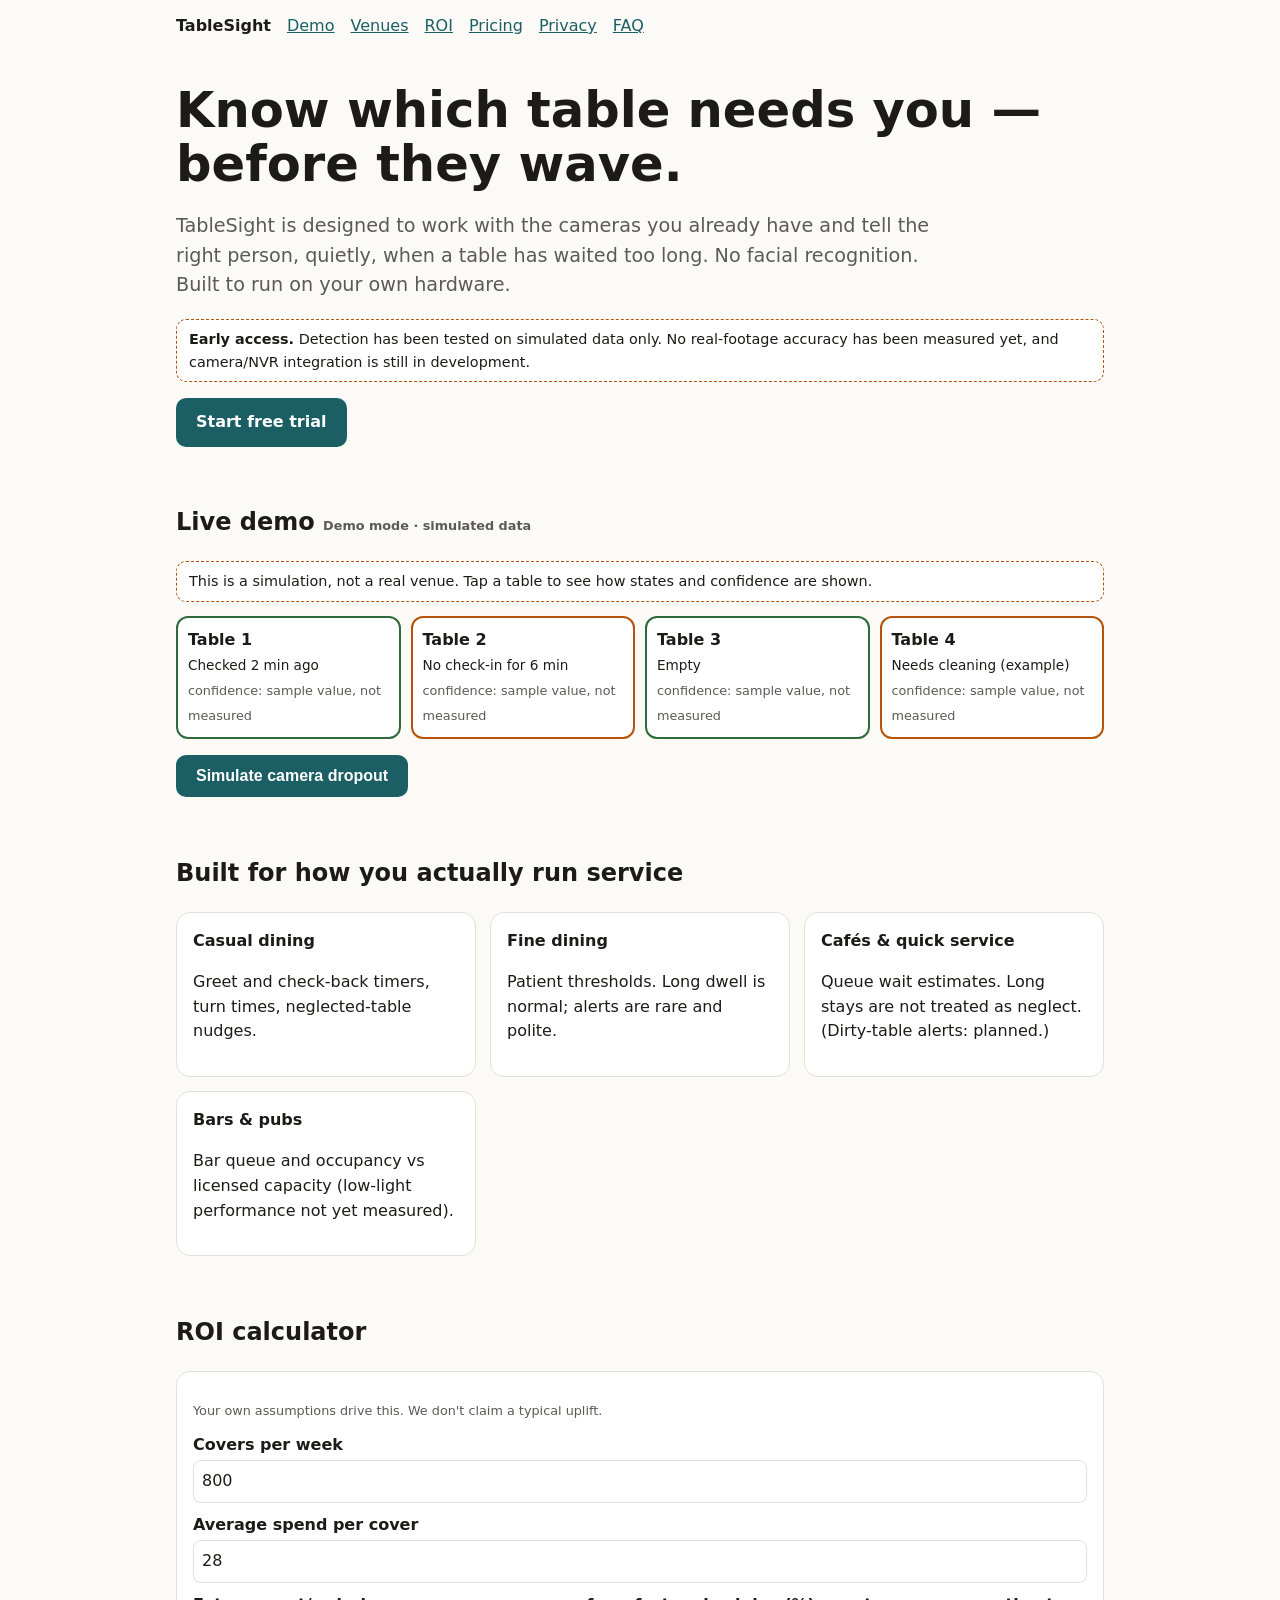
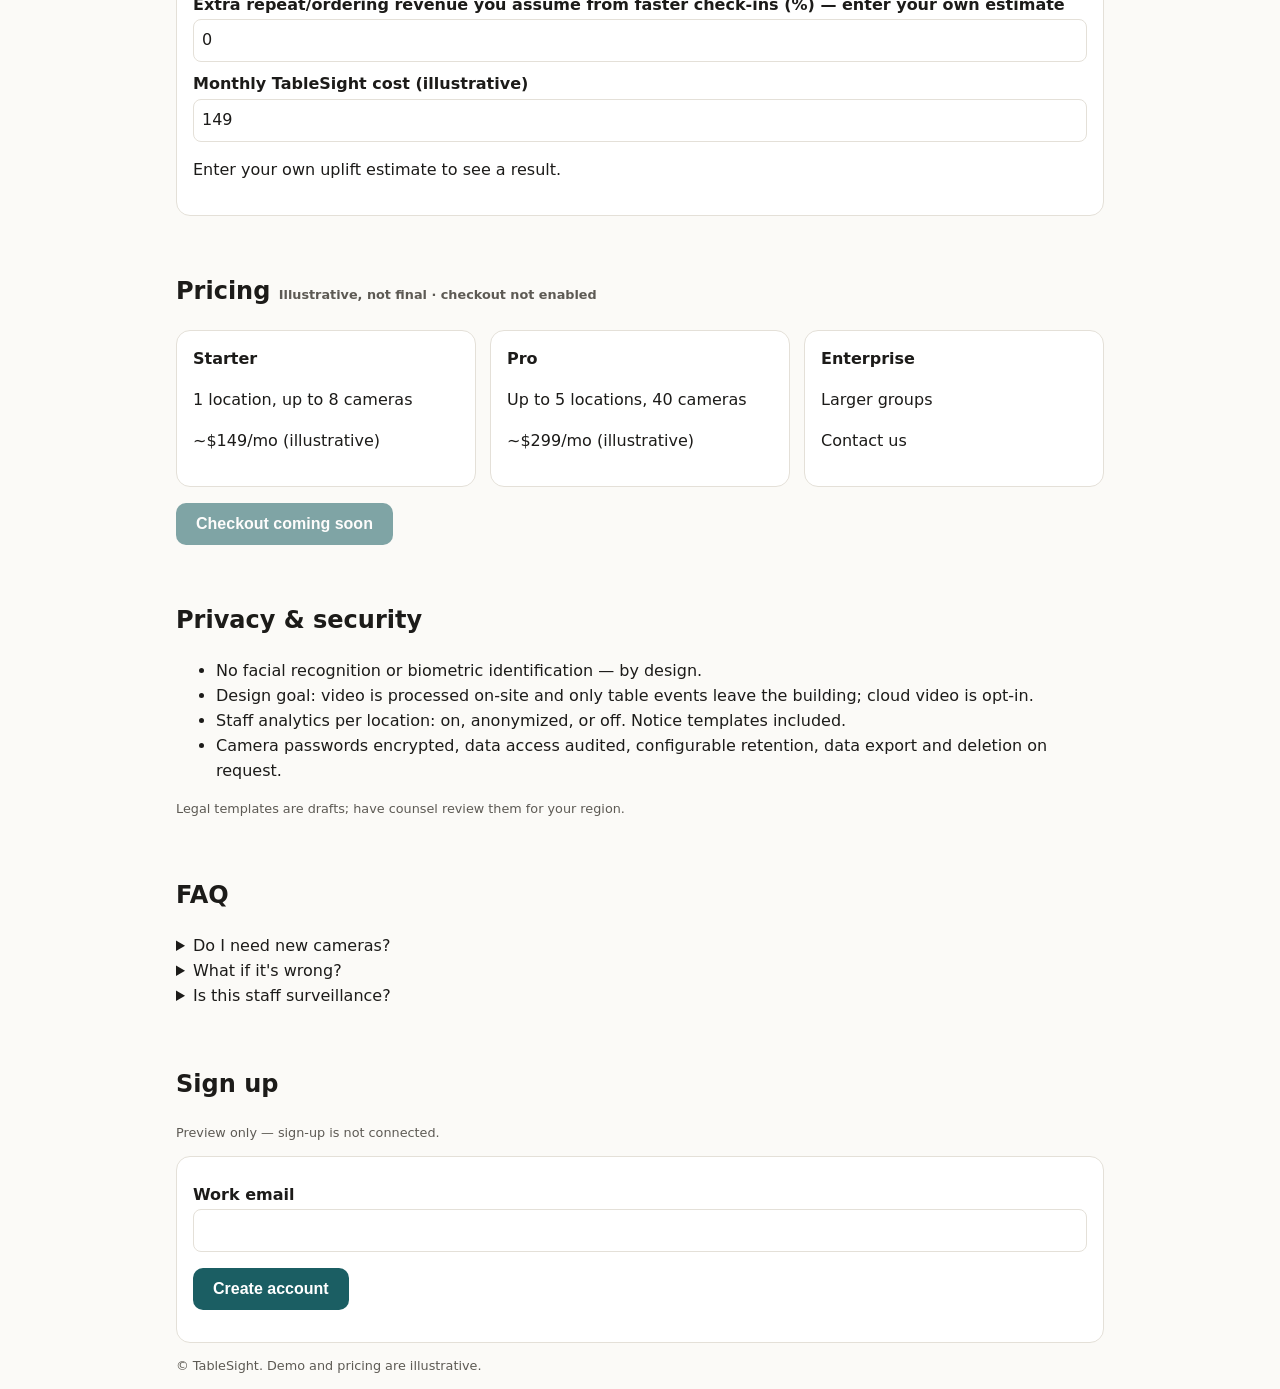
<file: tablesight-app/site/index.html>
<!doctype html>
<html lang="en" dir="ltr">
<head>
<meta charset="utf-8">
<meta name="viewport" content="width=device-width, initial-scale=1">
<title>TableSight — know which table needs you, before they ask</title>
<meta name="description" content="Privacy-first floor intelligence for restaurants, cafés and bars. Uses your existing cameras. No facial recognition.">
<style>
:root{--bg:#fbfaf7;--fg:#1c1b19;--mut:#5d5a54;--card:#fff;--line:#e4e0d8;--acc:#1b5e63;--acc-fg:#fff;--warn:#b45309;--ok:#2f6b3a}
@media (prefers-color-scheme:dark){:root{--bg:#141413;--fg:#f1efe9;--mut:#a9a59b;--card:#1d1d1b;--line:#33322e;--acc:#6cc3c8;--acc-fg:#08201f;--warn:#f0a860;--ok:#8fd19b}}
*{box-sizing:border-box}body{margin:0;font:16px/1.55 system-ui,-apple-system,Segoe UI,Roboto,sans-serif;background:var(--bg);color:var(--fg)}
main,header,footer{max-width:960px;margin:0 auto;padding:0 16px}
h1{font-size:clamp(2rem,6vw,3.1rem);line-height:1.1;margin:.6em 0 .3em}h2{margin-top:2.4em}
.lead{font-size:1.2rem;color:var(--mut);max-width:40em}
a{color:var(--acc)}nav{display:flex;gap:16px;flex-wrap:wrap;padding:14px 0}
.btn{display:inline-block;background:var(--acc);color:var(--acc-fg);padding:12px 20px;border-radius:10px;text-decoration:none;font-weight:600;border:0;cursor:pointer;font-size:1rem}
.btn[aria-disabled=true]{opacity:.55;cursor:not-allowed}
.grid{display:grid;gap:14px;grid-template-columns:repeat(auto-fit,minmax(min(240px,100%),1fr))}
.card{background:var(--card);border:1px solid var(--line);border-radius:14px;padding:16px}
.tag{font-size:.8rem;color:var(--mut)}
.floor{display:grid;grid-template-columns:repeat(auto-fit,minmax(140px,1fr));gap:10px}
.tbl{border-radius:12px;border:2px solid var(--line);padding:10px;min-height:84px;background:var(--card)}
.tbl b{display:block}.tbl .s{font-size:.85rem}
.tbl.warn{border-color:var(--warn)}.tbl.ok{border-color:var(--ok)}.tbl.unk{border-style:dashed}
label{display:block;margin:10px 0 2px;font-weight:600}input,select{font:inherit;padding:8px;border-radius:8px;border:1px solid var(--line);background:var(--card);color:var(--fg);width:100%}
.banner{background:var(--card);border:1px dashed var(--warn);padding:8px 12px;border-radius:10px;font-size:.9rem}
:focus-visible{outline:3px solid var(--acc);outline-offset:2px}
table{border-collapse:collapse;width:100%}td,th{padding:8px;border-bottom:1px solid var(--line);text-align:start}
</style>
</head>
<body>
<header><nav aria-label="Primary"><strong>TableSight</strong><a href="#demo">Demo</a><a href="#venues">Venues</a><a href="#roi">ROI</a><a href="#pricing">Pricing</a><a href="#privacy">Privacy</a><a href="#faq">FAQ</a></nav></header>
<main>
<h1>Know which table needs you — before they wave.</h1>
<p class="lead">TableSight is designed to work with the cameras you already have and tell the right person, quietly, when a table has waited too long. No facial recognition. Built to run on your own hardware.</p>
<p class="banner" role="note"><strong>Early access.</strong> Detection has been tested on simulated data only. No real-footage accuracy has been measured yet, and camera/NVR integration is still in development.</p>
<p><a class="btn" href="#signup">Start free trial</a></p>

<h2 id="demo">Live demo <span class="tag">Demo mode · simulated data</span></h2>
<p class="banner">This is a simulation, not a real venue. Tap a table to see how states and confidence are shown.</p>
<div class="floor" id="floor" role="list" aria-live="polite"></div>
<p><button class="btn" id="cut">Simulate camera dropout</button></p>

<h2 id="venues">Built for how you actually run service</h2>
<div class="grid">
<div class="card"><b>Casual dining</b><p>Greet and check-back timers, turn times, neglected-table nudges.</p></div>
<div class="card"><b>Fine dining</b><p>Patient thresholds. Long dwell is normal; alerts are rare and polite.</p></div>
<div class="card"><b>Cafés &amp; quick service</b><p>Queue wait estimates. Long stays are not treated as neglect. (Dirty-table alerts: planned.)</p></div>
<div class="card"><b>Bars &amp; pubs</b><p>Bar queue and occupancy vs licensed capacity (low-light performance not yet measured).</p></div>
</div>

<h2 id="roi">ROI calculator</h2>
<div class="card" id="roibox"><p class="tag">Your own assumptions drive this. We don't claim a typical uplift.</p>
<label for="cov">Covers per week</label><input id="cov" type="number" value="800" min="0">
<label for="chk">Average spend per cover</label><input id="chk" type="number" value="28" min="0">
<label for="upl">Extra repeat/ordering revenue you assume from faster check-ins (%) — enter your own estimate</label><input id="upl" type="number" value="0" min="0" step="0.1">
<label for="cost">Monthly TableSight cost (illustrative)</label><input id="cost" type="number" value="149" min="0">
<p id="roiout" role="status"></p></div>

<h2 id="pricing">Pricing <span class="tag">Illustrative, not final · checkout not enabled</span></h2>
<div class="grid">
<div class="card" data-plan="starter" data-locations="1" data-cameras="8"><b>Starter</b><p>1 location, up to 8 cameras</p><p>~$149/mo (illustrative)</p></div>
<div class="card" data-plan="pro" data-locations="5" data-cameras="40"><b>Pro</b><p>Up to 5 locations, 40 cameras</p><p>~$299/mo (illustrative)</p></div>
<div class="card" data-plan="enterprise"><b>Enterprise</b><p>Larger groups</p><p>Contact us</p></div>
</div>
<p><button class="btn" aria-disabled="true" disabled>Checkout coming soon</button></p>

<h2 id="privacy">Privacy &amp; security</h2>
<ul><li>No facial recognition or biometric identification — by design.</li>
<li>Design goal: video is processed on-site and only table events leave the building; cloud video is opt-in.</li>
<li>Staff analytics per location: on, anonymized, or off. Notice templates included.</li>
<li>Camera passwords encrypted, data access audited, configurable retention, data export and deletion on request.</li></ul>
<p class="tag">Legal templates are drafts; have counsel review them for your region.</p>

<h2 id="faq">FAQ</h2>
<details><summary>Do I need new cameras?</summary><p>The goal is no new cameras: RTSP/ONVIF cameras are the target. NVR support is planned, not available yet.</p></details>
<details><summary>What if it's wrong?</summary><p>It says so. Low-confidence or stale views are marked, and you can tap "wrong alert" to correct it.</p></details>
<details><summary>Is this staff surveillance?</summary><p>It's built for coaching and team balance. Individual staff reporting can be turned off per location.</p></details>

<h2 id="signup">Sign up</h2>
<p class="tag">Preview only — sign-up is not connected.</p>
<form class="card" onsubmit="event.preventDefault();document.getElementById('su').textContent='Signup is not connected in this static preview.'">
<label for="em">Work email</label><input id="em" type="email" autocomplete="email" required>
<p><button class="btn">Create account</button></p><p id="su" role="status" class="tag"></p></form>
</main>
<footer><p class="tag">© TableSight. Demo and pricing are illustrative.</p></footer>
<script>
const T=[{n:"1",s:"ok",t:"Checked 2 min ago"},{n:"2",s:"warn",t:"No check-in for 6 min"},{n:"3",s:"ok",t:"Empty"},{n:"4",s:"warn",t:"Needs cleaning (example)"}];
let cut=false;
function draw(){const f=document.getElementById('floor');f.innerHTML='';T.forEach(x=>{const d=document.createElement('div');const unk=cut;d.className='tbl '+(unk?'unk':x.s);d.setAttribute('role','listitem');
d.innerHTML='<b>Table '+x.n+'</b><span class="s">'+(unk?'Camera offline — data may be out of date':x.t)+'</span><br><span class="tag">'+(unk?'confidence: unknown':'confidence: sample value, not measured')+'</span>';f.appendChild(d)})}
document.getElementById('cut').onclick=e=>{cut=!cut;e.target.textContent=cut?'Restore camera':'Simulate camera dropout';draw()};draw();
function roi(){const g=id=>+document.getElementById(id).value||0;const gain=g('cov')*g('chk')*4.33*g('upl')/100,cost=g('cost');
document.getElementById('roiout').textContent=(g('upl')?'Assumed extra revenue: $'+gain.toFixed(0)+'/mo vs cost $'+cost+'/mo → '+(gain>=cost?'pays back at these assumptions':'does not pay back at these assumptions')+'.':'Enter your own uplift estimate to see a result.')}
document.querySelectorAll('#roibox input').forEach(i=>i.oninput=roi);roi();
</script>
</body></html>
</file>
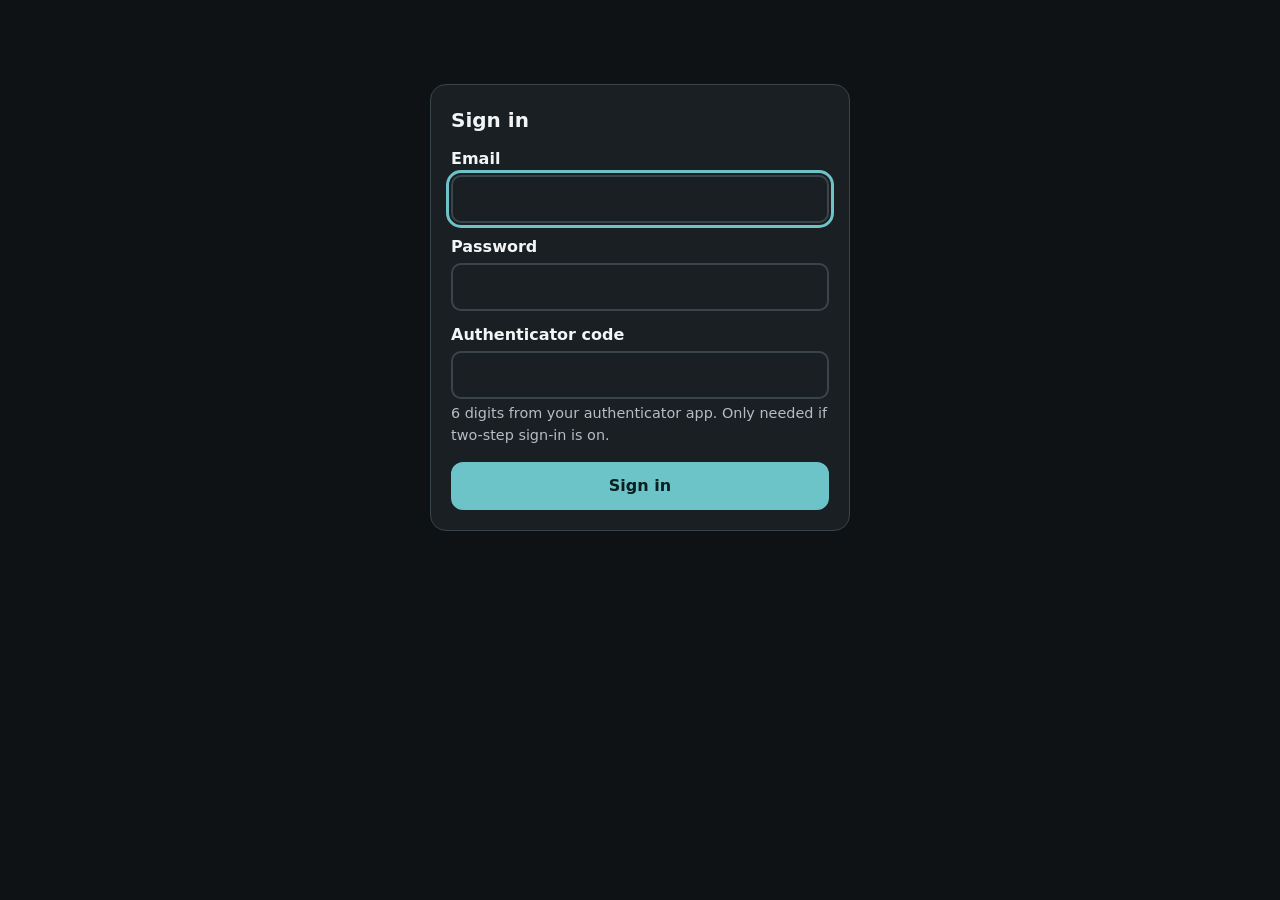
<file: tablesight-app/web/index.html>
<!doctype html>
<html lang="en" dir="ltr" data-theme="dark">
<head>
<meta charset="utf-8">
<meta name="viewport" content="width=device-width, initial-scale=1">
<title>TableSight</title>
<meta name="color-scheme" content="dark light">
<link rel="stylesheet" href="app.css">
</head>
<body>
<a class="skip" href="#main" data-i18n="ui.skip">Skip to content</a>
<header class="top" id="top" hidden>
  <div class="brand"><svg class="logo" viewBox="0 0 24 24" aria-hidden="true"><rect x="3" y="3" width="18" height="18" rx="4" fill="none" stroke="currentColor" stroke-width="2"/><circle cx="12" cy="12" r="4" fill="currentColor"/></svg><span>TableSight</span></div>
  <nav id="modes" aria-label="Views"></nav>
  <details class="tools" id="menu"><summary class="btn ghost" data-i18n="ui.menu">Menu</summary><div class="tray">
    <label class="sr" for="lang" data-i18n="ui.language">Language</label>
    <select id="lang"><option value="en">English</option><option value="ar">العربية</option><option value="es">Español</option><option value="de">Deutsch</option><option value="fr">Français</option></select>
    <button class="btn ghost" id="theme" type="button"></button>
    <button class="btn ghost" id="logout" type="button" data-i18n="ui.signout">Sign out</button>
  </div></details>
</header>
<div id="demo" class="demo" hidden role="note"></div>
<main id="main" tabindex="-1"></main>
<div id="toasts" class="toasts" role="status" aria-live="polite"></div>
<script src="app.js"></script>
</body>
</html>
</file>
<file: tablesight-app/web/app.css>
/* TableSight web. Dark by default (in-service). Status never relies on colour alone: icon shape + text + border style. */
:root,:root[data-theme="dark"]{
  --bg:#0f1214;--card:#1a1f23;--card2:#232a2f;--fg:#f2f4f5;--mut:#b4bec4;--line:#3a444b;
  --acc:#6cc3c8;--acc-fg:#08201f;
  --alert:#ff9d92;--ok:#86dca6;--unk:#a7c8ff;--clean:#d4b9ff;--idle:#b4bec4;--stale:#ffd27a;
  color-scheme:dark}
:root[data-theme="light"]{
  --bg:#fbfaf7;--card:#ffffff;--card2:#f1eee8;--fg:#1c1b19;--mut:#55524c;--line:#8c877d;
  --acc:#1b5e63;--acc-fg:#ffffff;
  --alert:#a8231b;--ok:#1e6b34;--unk:#1f4f99;--clean:#6b3fa0;--idle:#55524c;--stale:#7a4a00;
  color-scheme:light}
*{box-sizing:border-box}
html{-webkit-text-size-adjust:100%}
body{margin:0;font:16px/1.5 system-ui,-apple-system,"Segoe UI",Roboto,sans-serif;background:var(--bg);color:var(--fg);overflow-x:hidden}
h1{font-size:1.25rem;margin:0}h2{font-size:1.05rem;margin:0}
:focus-visible{outline:3px solid var(--acc);outline-offset:2px}
.sr{position:absolute;inline-size:1px;block-size:1px;overflow:hidden;clip:rect(0 0 0 0);white-space:nowrap}
.skip{position:absolute;inset-inline-start:8px;inset-block-start:-60px;background:var(--acc);color:var(--acc-fg);padding:10px 14px;border-radius:8px;z-index:20}
.skip:focus{inset-block-start:8px}
main{padding:12px 16px 80px;max-inline-size:960px;margin-inline:auto;outline:0}
button,select,input{font:inherit;color:var(--fg)}
.btn{min-block-size:48px;padding:10px 18px;border-radius:12px;border:2px solid var(--acc);background:var(--acc);color:var(--acc-fg);font-weight:700;cursor:pointer}
.btn.ghost{background:transparent;color:var(--fg);border-color:var(--line);font-weight:600;min-block-size:44px;padding:8px 12px}
.btn.sec{background:transparent;color:var(--fg);border-color:var(--line)}
.btn[disabled]{opacity:.6;cursor:not-allowed}
select,input[type=text],input[type=email],input[type=password],input[type=number],input[inputmode]{background:var(--card);border:2px solid var(--line);border-radius:10px;padding:10px 12px;min-block-size:48px;inline-size:100%}
label{display:block;font-weight:600;margin-block:12px 4px}
/* header */
.top{display:flex;flex-wrap:wrap;align-items:center;gap:8px 12px;padding:8px 16px;background:var(--card);border-block-end:1px solid var(--line)}
.top[hidden],.demo[hidden]{display:none}
.brand{display:flex;align-items:center;gap:8px;font-weight:800}.logo{inline-size:24px;block-size:24px;color:var(--acc)}
#modes{display:flex;gap:6px;flex-wrap:wrap;flex:1 1 100%;order:3}
#modes a{display:inline-flex;align-items:center;min-block-size:44px;padding:0 12px;font-size:.95rem;border-radius:999px;border:2px solid var(--line);color:var(--fg);text-decoration:none;font-weight:600}
#modes a[aria-current=page]{background:var(--acc);color:var(--acc-fg);border-color:var(--acc)}
.tools{margin-inline-start:auto;position:relative}.tools summary{list-style:none;cursor:pointer;display:inline-flex;align-items:center}
.tools summary::-webkit-details-marker{display:none}
.tray{position:absolute;inset-inline-end:0;z-index:15;display:grid;gap:8px;min-inline-size:200px;padding:12px;background:var(--card);border:1px solid var(--line);border-radius:12px;margin-block-start:6px}
.tray select{inline-size:100%;min-block-size:44px}.tray .btn{inline-size:100%}
.demo{background:var(--stale);color:#111;text-align:center;font-weight:800;letter-spacing:.06em;padding:6px 12px}
:root[data-theme="light"] .demo{color:#fff}
/* login */
.login{max-inline-size:420px;margin:8vh auto 0;background:var(--card);border:1px solid var(--line);border-radius:16px;padding:20px}
.login .btn{inline-size:100%;margin-block-start:16px}
.hint{color:var(--mut);font-size:.9rem;margin:4px 0 0}
.err{color:var(--alert);font-weight:600;margin-block:10px 0;display:flex;gap:8px}
.err:empty{display:none}
/* banners */
.banner{display:flex;gap:10px;align-items:flex-start;padding:10px 12px;border-radius:12px;background:var(--card2);border:2px dashed var(--stale);color:var(--fg);margin-block:8px}
.banner svg{flex:none}.banner .t{font-weight:700}
.banner.bad{border-color:var(--alert)}
/* summary */
.summary{display:flex;align-items:baseline;justify-content:space-between;gap:12px;margin-block:8px}
.summary .big{font-size:1.5rem;font-weight:800}
.coach{color:var(--mut);font-size:.95rem;margin-block:0 10px}
/* rows */
.floor{list-style:none;margin:0;padding:0;display:grid;gap:10px}
.row{display:grid;grid-template-columns:auto 1fr auto;gap:4px 12px;align-items:center;background:var(--card);border:2px solid var(--line);border-radius:14px;padding:12px;border-inline-start-width:10px}
.row .ico{inline-size:40px;block-size:40px;color:var(--c,var(--idle))}
.row .name{font-size:1.5rem;font-weight:800;line-height:1.15}
.row .st{color:var(--c,var(--idle));font-weight:700;display:block;font-size:1rem}
.row .meta{color:var(--mut);font-size:.9rem}
.row .wait{font-size:2rem;font-weight:800;text-align:end;line-height:1;font-variant-numeric:tabular-nums}
.row .wait small{display:block;font-size:.8rem;color:var(--mut);font-weight:600}
.row .acts{grid-column:1/-1;display:flex;gap:8px;flex-wrap:wrap;margin-block-start:6px}
.row .acts .btn{flex:1 1 140px}
.row.attn{--c:var(--alert);border-color:var(--alert)}
.row.ok{--c:var(--ok)}
.row.unk{--c:var(--unk);border-style:dashed}
.row.clean{--c:var(--clean)}
.row.idle{--c:var(--idle);padding-block:8px}
.row.idle .name{font-size:1.1rem}
.row.idle .wait{font-size:1rem}
.row.stale{border-style:dotted}
.badge{display:inline-flex;align-items:center;gap:6px;border:1px solid var(--c,var(--line));border-radius:6px;padding:0 8px;font-size:.85rem;font-weight:700;color:var(--fg)}
.ackd{color:var(--ok);font-weight:700;grid-column:1/-1}
/* empty / error / loading */
.state{text-align:center;padding:40px 16px;background:var(--card);border:1px dashed var(--line);border-radius:16px;margin-block:12px}
.state svg{inline-size:56px;block-size:56px;color:var(--mut)}
.state h2{margin-block:8px 4px;font-size:1.2rem}.state p{color:var(--mut);margin:0 0 12px}
.skel{block-size:84px;border-radius:14px;background:linear-gradient(90deg,var(--card),var(--card2),var(--card));background-size:200% 100%;animation:sh 1.4s linear infinite;margin-block:10px;border:2px solid var(--line)}
@keyframes sh{to{background-position:-200% 0}}
@media (prefers-reduced-motion:reduce){.skel{animation:none}}
/* host + tv grids */
body.m-host .floor,body.m-tv .floor{grid-template-columns:repeat(auto-fill,minmax(min(240px,100%),1fr))}
body.m-host main{max-inline-size:1200px}
body.m-host .row,body.m-tv .row{grid-template-columns:auto 1fr;align-content:start}
body.m-host .row .wait,body.m-tv .row .wait{grid-column:1/-1;text-align:start}
body.m-host .row .name{font-size:1.9rem}
body.m-tv main{max-inline-size:none;padding:16px clamp(16px,2vw,28px)}
body.m-tv .row{padding:20px}
body.m-tv .row .ico{inline-size:clamp(40px,5vw,72px);block-size:clamp(40px,5vw,72px)}
body.m-tv .row .name{font-size:clamp(1.6rem,4vw,3rem)}
body.m-tv .row .st{font-size:clamp(1.1rem,2.2vw,1.6rem)}
body.m-tv .row .wait{font-size:clamp(2.4rem,6vw,4.5rem)}
body.m-tv .row .wait small,body.m-tv .row .meta{font-size:clamp(1rem,1.8vw,1.3rem)}
body.m-tv .summary .big{font-size:clamp(1.6rem,3.5vw,2.6rem)}
body.m-tv .coach{font-size:1.4rem}
body.m-tv .floor{grid-template-columns:repeat(auto-fill,minmax(min(380px,100%),1fr))}
body.m-tv .top{display:none}
.tvbar{display:flex;justify-content:space-between;align-items:center;gap:12px}
.tvbar a{color:var(--mut);font-size:1rem}
/* settings */
.panel{background:var(--card);border:1px solid var(--line);border-radius:16px;padding:16px;margin-block:12px}
fieldset{border:0;padding:0;margin:0}legend{font-weight:800;padding:0;margin-block-end:8px}
.opt{display:flex;gap:12px;align-items:flex-start;padding:12px;border:2px solid var(--line);border-radius:12px;margin-block:8px;cursor:pointer;min-block-size:48px}
.opt input{inline-size:24px;block-size:24px;margin:2px 0 0;flex:none;accent-color:var(--acc)}
.opt b{display:block}.opt span{color:var(--mut);font-size:.92rem}
.opt:has(input:checked){border-color:var(--acc)}
.opt:has(input:focus-visible){outline:3px solid var(--acc);outline-offset:2px}
.ok-msg{color:var(--ok);font-weight:700}
/* toasts */
.toasts{position:fixed;inset-inline:16px;inset-block-end:16px;display:grid;gap:8px;pointer-events:none;z-index:30}
.toast{pointer-events:auto;background:var(--fg);color:var(--bg);border-radius:12px;padding:12px 14px;display:flex;justify-content:space-between;gap:12px;align-items:center;font-weight:600}
.toast button{background:transparent;border:2px solid var(--bg);color:var(--bg);border-radius:8px;min-block-size:40px;padding:0 12px;font-weight:700;cursor:pointer}
@media (min-width:700px){.toasts{inset-inline-start:auto;max-inline-size:420px}}
@media (max-width:420px){.row .wait{font-size:1.7rem}.row .name{font-size:1.35rem}.tools .btn{padding:8px}}
.full{flex-basis:100%;margin:0}
</file>
